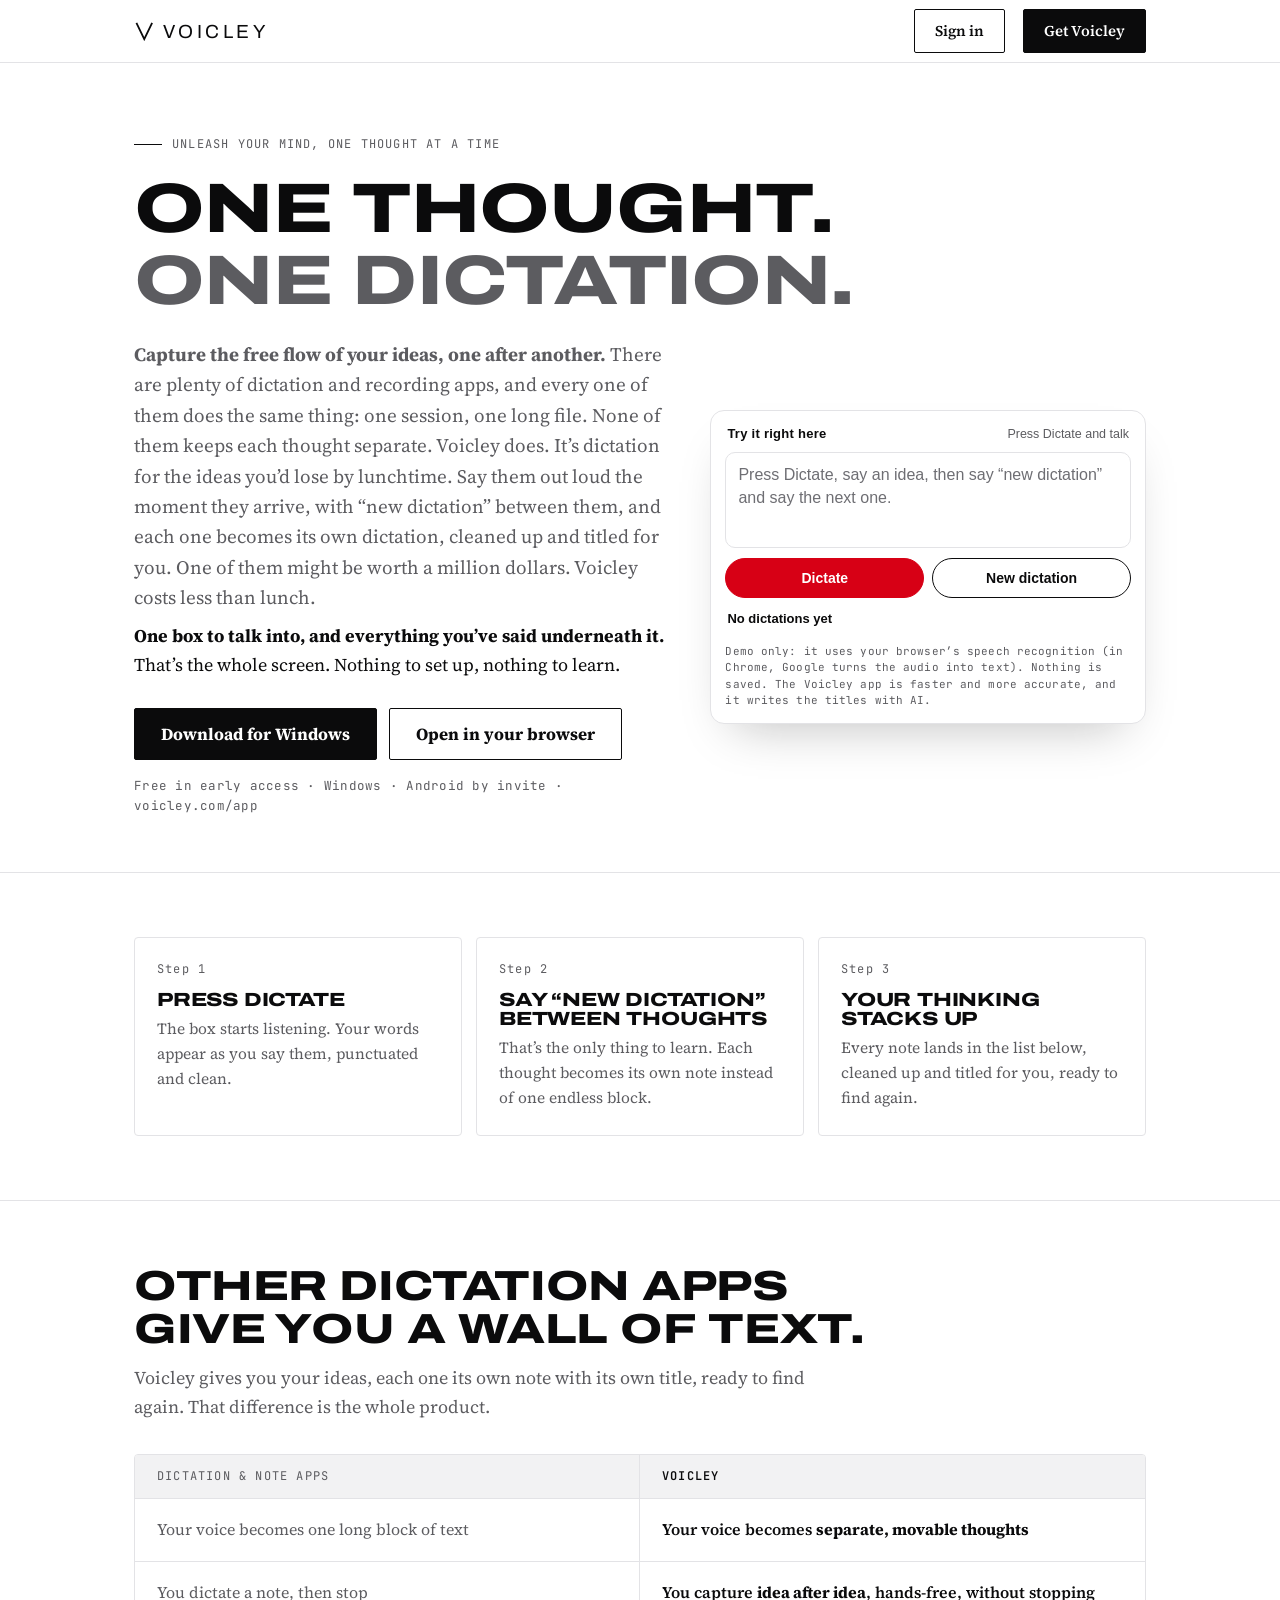
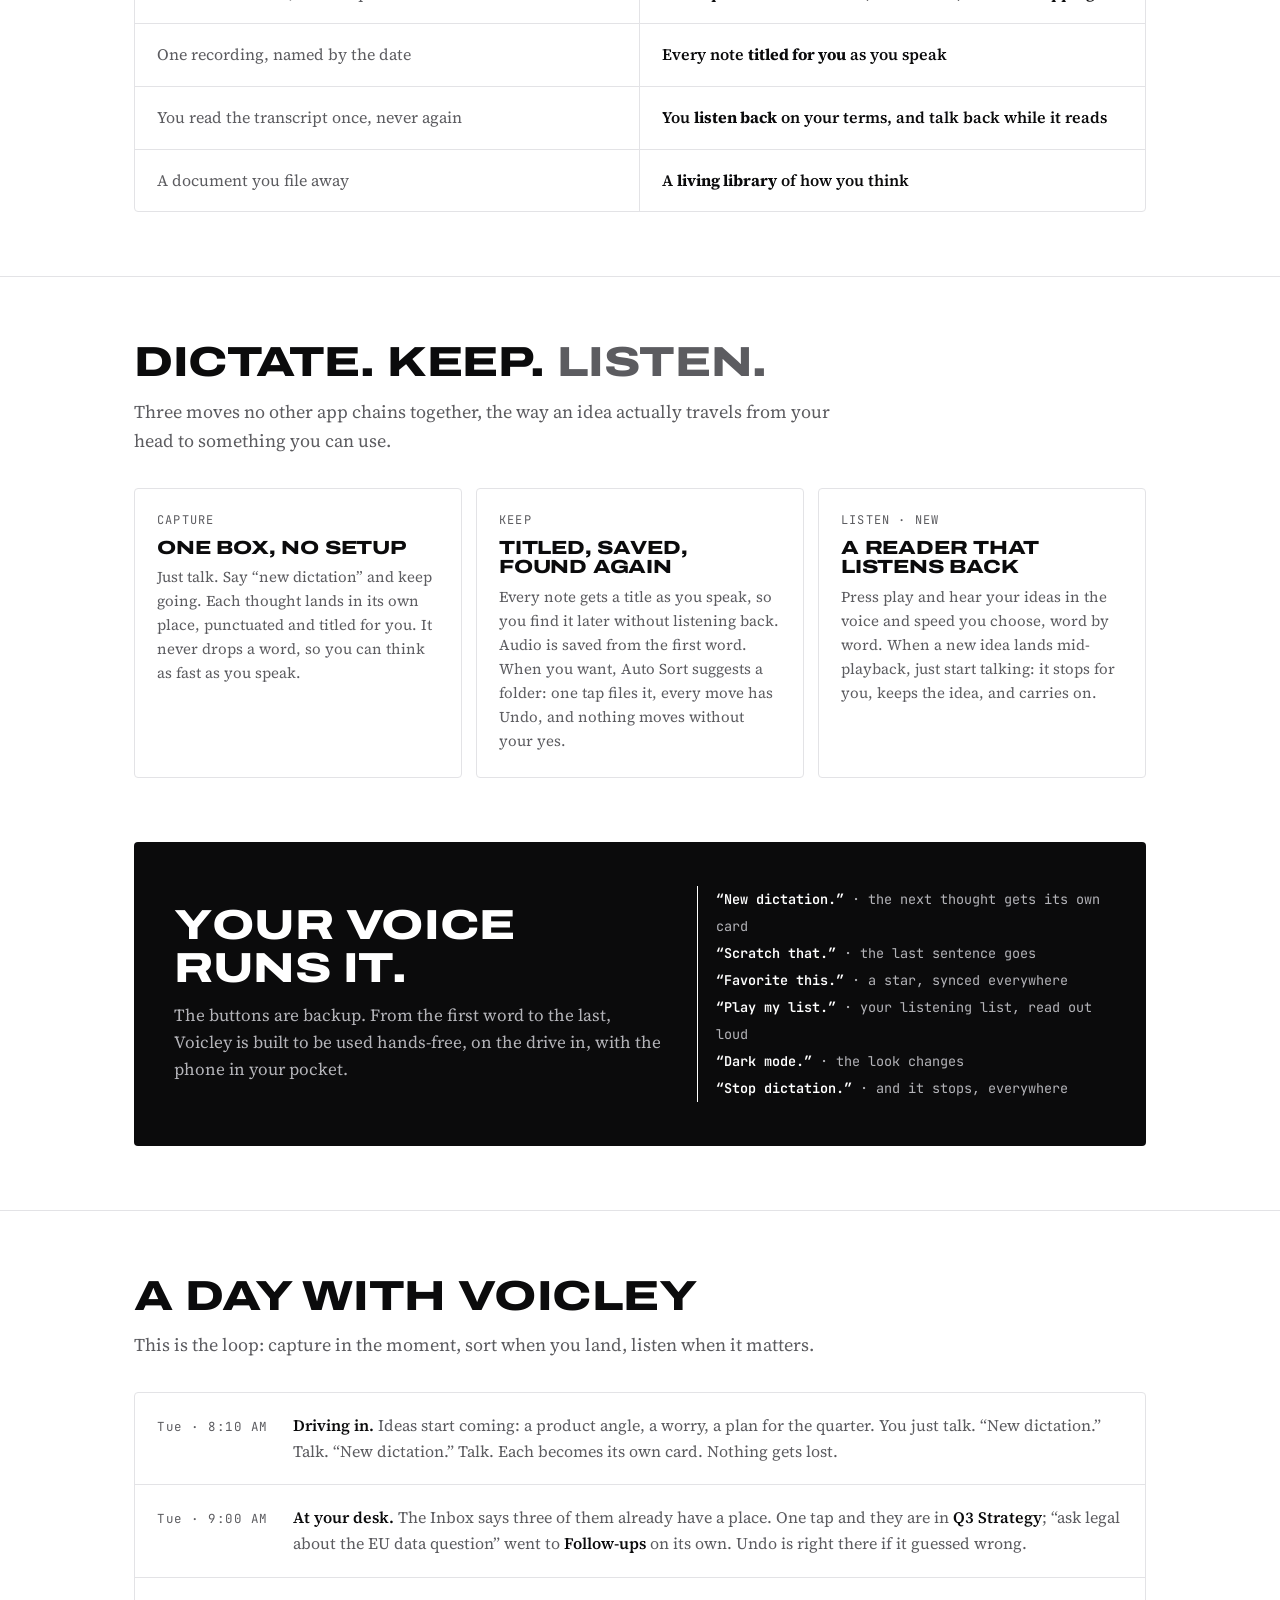
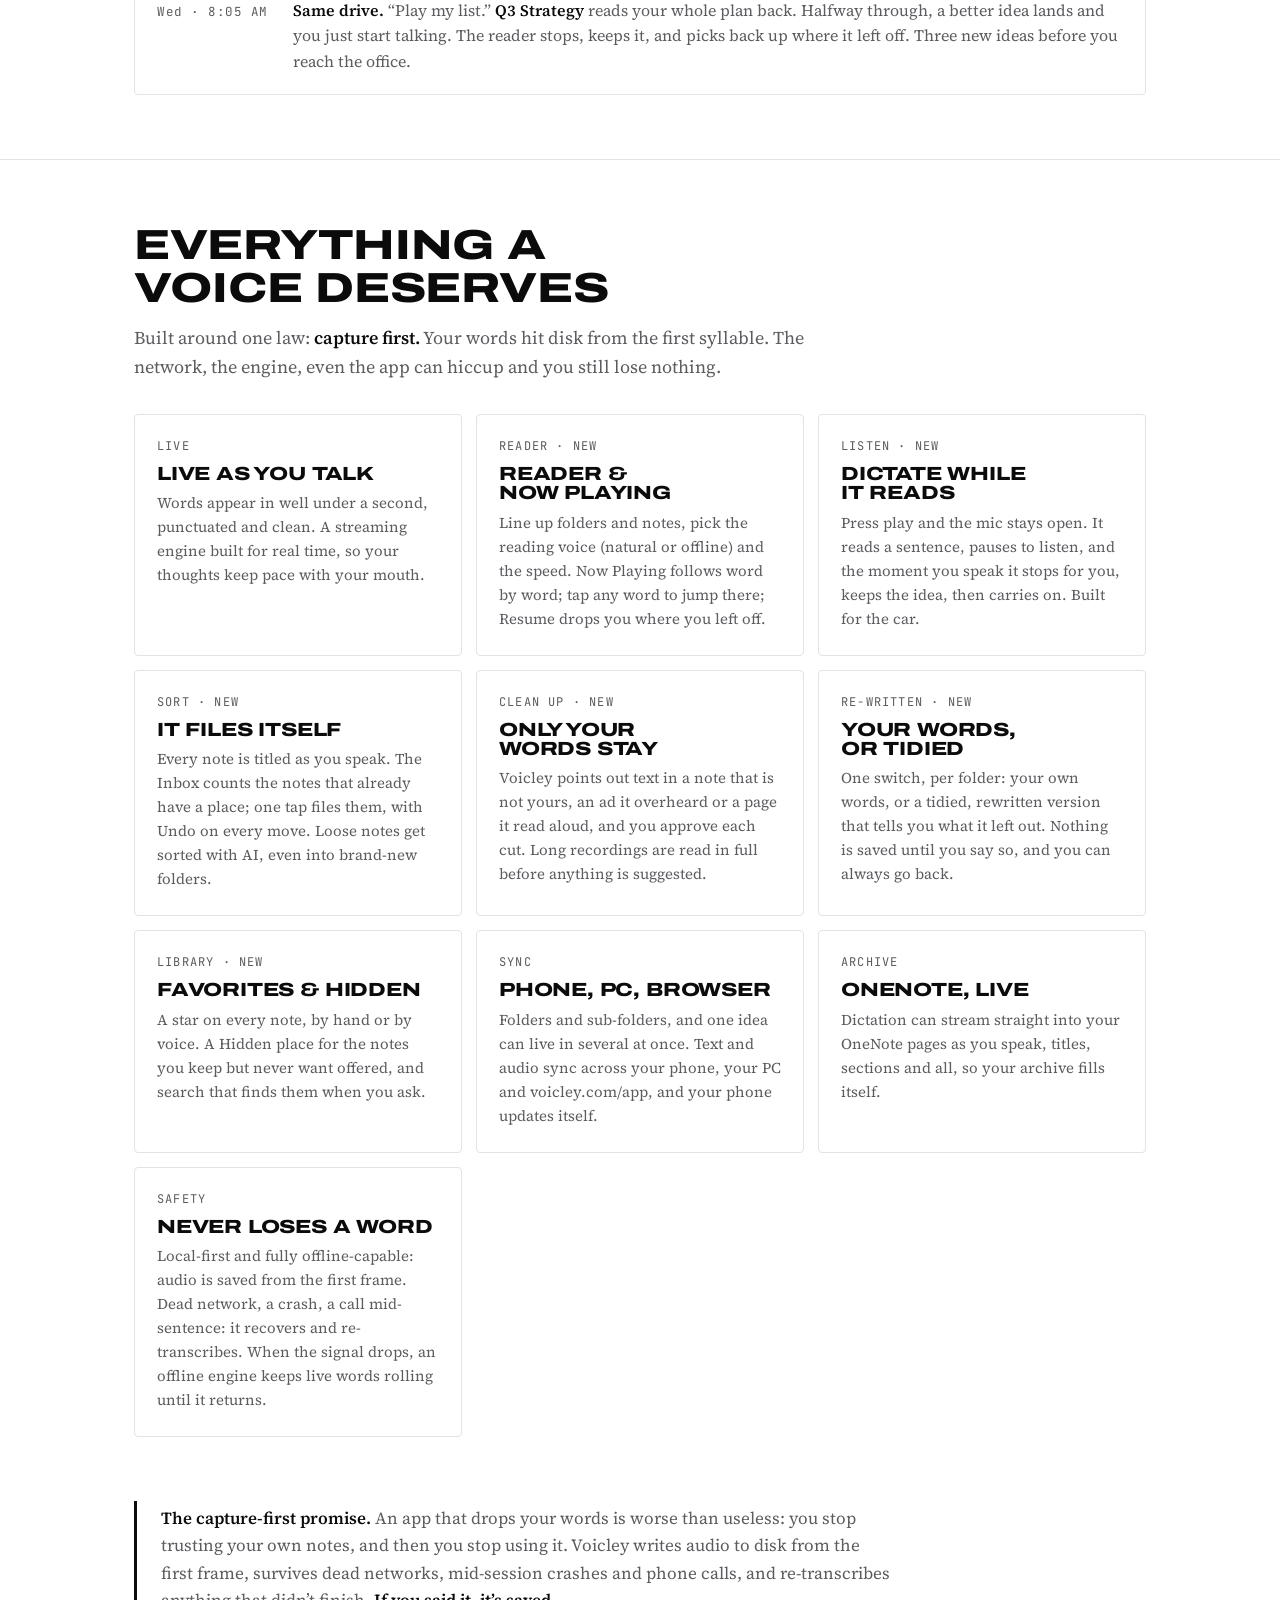
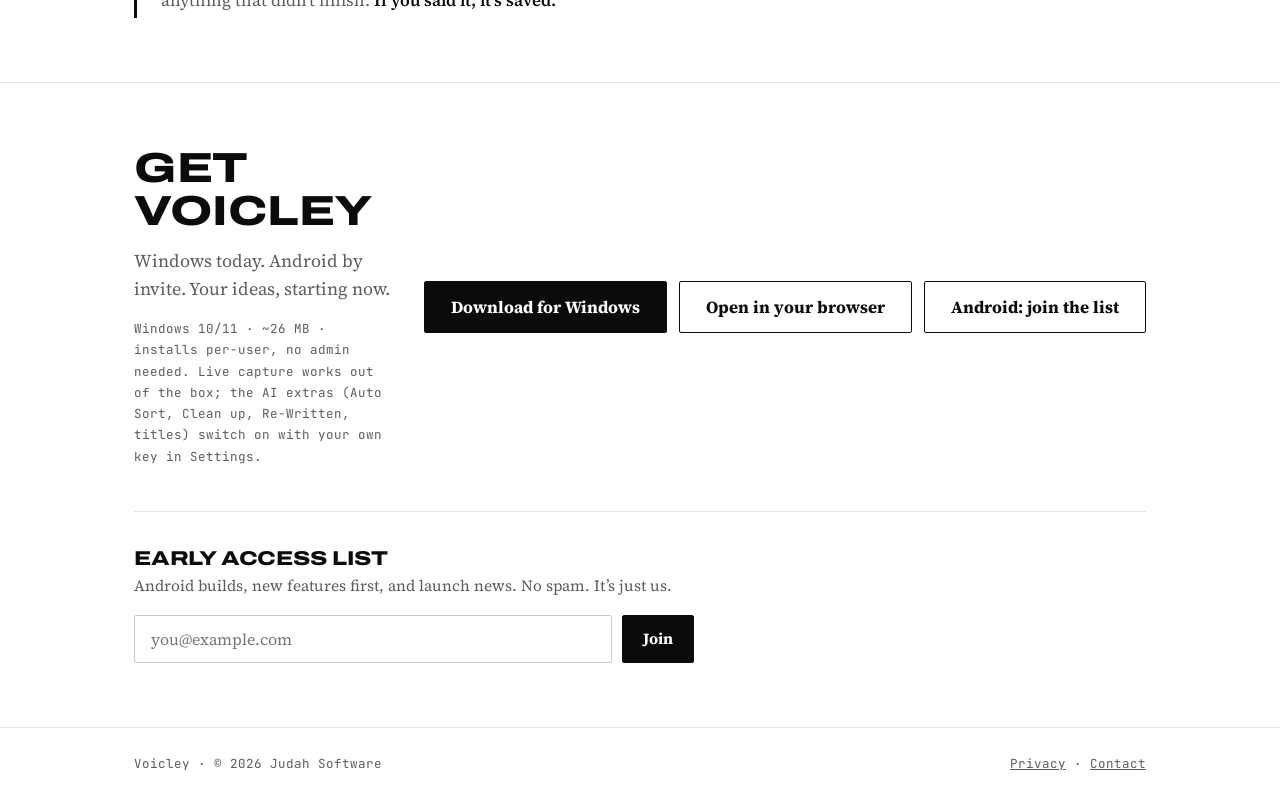
<file: index.html>
<!DOCTYPE html>
<html lang="en">
<head>
<meta charset="utf-8">
<meta name="viewport" content="width=device-width, initial-scale=1">
<title>Voicley — One thought. One dictation.</title>
<meta name="description" content="Unleash your mind, one thought at a time. Voicley is dictation that keeps every thought separate: say “new dictation” between ideas and each one becomes its own dictation, cleaned up and titled for you.">
<meta property="og:title" content="Voicley — One thought. One dictation.">
<meta property="og:description" content="Unleash your mind, one thought at a time. Recorders give you one long file; Voicley gives every thought its own dictation, cleaned up and titled for you. Try it on the page.">
<link rel="stylesheet" href="demo/voice-demo.css">
<script src="demo/voice-demo.js" defer></script>
<link rel="icon" type="image/png" href="favicon.png">
<link rel="apple-touch-icon" href="apple-touch-icon.png">
<meta name="theme-color" content="#FFFFFF">
<link rel="preconnect" href="https://fonts.googleapis.com">
<link rel="preconnect" href="https://fonts.gstatic.com" crossorigin>
<link rel="stylesheet" href="https://fonts.googleapis.com/css2?family=Archivo:wdth,wght@100,400;125,800&family=Source+Serif+4:ital,opsz,wght@0,8..60,400;0,8..60,600;1,8..60,400&family=JetBrains+Mono:wght@400;600&display=swap">
<style>
  /* Ink (brand option H, chosen 2026-10-24; dictate-app docs/brand-ink.md): white pages,
     ink words and buttons, grey for the quieter words, hairline edges, and the thin V
     beside VOICLEY in Archivo Regular capitals. Teal is kept for listening, red for
     recording; headings keep the app's wide capitals. */
  :root{
    --bg:#FFFFFF; --panel:#FFFFFF; --ink:#0B0B0C; --dim:#5C5C60; --quiet:#6E6E73;
    --line:#E3E3E6; --fill:#F2F2F3; --press:#2B2B2E;
    --listen:#087C74; --rec:#D70015;
    --band:#0B0B0C; --band-ink:#FFFFFF; --band-dim:#B4B4B9;
    --display:"Archivo","Arial Narrow",Arial,sans-serif; --body:"Source Serif 4",Georgia,"Times New Roman",serif; --mono:"JetBrains Mono",Consolas,"Courier New",monospace;
  }
  *{margin:0;padding:0;box-sizing:border-box}
  html{scroll-behavior:smooth}
  body{background:var(--bg);color:var(--ink);font:17px/1.6 var(--body)}
  a{color:var(--ink)}
  h1,h2,h3{font-family:var(--display);font-weight:800;font-stretch:125%;text-transform:uppercase;letter-spacing:-.01em;line-height:1.02;text-wrap:balance}
  .wrap{max-width:1060px;margin:0 auto;padding:0 24px}
  .label{font-family:var(--mono);font-size:12px;letter-spacing:.1em;text-transform:uppercase;color:var(--dim)}
  /* NAV: the V and the name, as the app's menu draws them */
  nav{position:sticky;top:0;background:var(--bg);border-bottom:1px solid var(--line);z-index:10}
  .nav-in{display:flex;align-items:center;justify-content:space-between;height:62px}
  .logo{font-family:var(--display);font-weight:400;font-stretch:100%;text-transform:uppercase;letter-spacing:.18em;font-size:19px;line-height:1;color:var(--ink);text-decoration:none;display:flex;align-items:center;gap:.45em}
  .logo svg{height:1.05em;width:auto;display:block;flex:none}
  .nav-links{display:flex;gap:18px;align-items:center}
  .nav-links a{text-decoration:none;font-weight:600;font-size:15px}
  .btn{display:inline-flex;align-items:center;gap:8px;background:var(--ink);color:#fff;font-family:var(--body);font-weight:700;font-size:15.5px;padding:12px 20px;border:1.5px solid var(--ink);border-radius:2px;text-decoration:none;cursor:pointer;line-height:1.2}
  .btn:hover{background:var(--press);border-color:var(--press);color:#fff}
  .btn.ghost{background:transparent;color:var(--ink)}
  .btn.ghost:hover{background:var(--ink);color:#fff;border-color:var(--ink)}
  .btn.big{padding:15px 26px;font-size:17px}
  /* HERO */
  header{padding:72px 0 56px}
  .hero{display:grid;grid-template-columns:1.1fr .9fr;gap:44px;align-items:center}
  .eyebrow{display:flex;align-items:center;gap:10px;margin-bottom:20px}
  .eyebrow:before{content:"";width:28px;height:1.5px;background:var(--ink);flex:none}
  h1{font-size:clamp(40px,6.4vw,70px)}
  h1 em,h2 em{font-style:normal;color:var(--dim)}
  .sub{font-size:19px;color:var(--dim);margin:22px 0 10px;max-width:34em}
  .sub.simple{color:var(--ink);font-size:18px;margin:0 0 28px}
  .cta-row{display:flex;gap:12px;flex-wrap:wrap}
  .fine{font-family:var(--mono);font-size:12.5px;color:var(--dim);margin-top:16px;letter-spacing:.02em}
  /* THE APP, drawn as it is on a phone: a white page, ink accents, the red dictate box,
     and teal on the note being read. */
  .mock{background:#fff;color:var(--ink);border:1px solid var(--line);border-radius:14px;padding:12px;box-shadow:0 24px 48px -24px rgba(11,11,12,.28);font-family:-apple-system,"Segoe UI",Roboto,Helvetica,Arial,sans-serif;font-size:14px;line-height:1.45}
  .mhead{display:flex;justify-content:space-between;align-items:center;font-size:13px;color:var(--dim);padding:2px 4px 10px}
  .mhead b{color:var(--ink);font-weight:600}
  .box{background:#fff;border:2px solid var(--rec);border-radius:12px;padding:12px 14px;box-shadow:0 0 0 3px rgba(215,0,21,.12)}
  .cursor{display:inline-block;width:2px;height:15px;background:var(--rec);vertical-align:-3px;animation:blink 1s steps(1) infinite}
  @keyframes blink{50%{opacity:0}}
  @media (prefers-reduced-motion:reduce){.cursor{animation:none}}
  .mrow{display:flex;gap:10px;margin-top:10px}
  .pill{flex:1;text-align:center;background:#fff;border:1px solid var(--line);border-radius:999px;padding:7px 0;font-size:13px;color:var(--dim)}
  .pill.on{background:var(--rec);color:#fff;border-color:var(--rec);font-weight:600}
  .count{font-size:13px;color:var(--ink);padding:12px 4px 6px;font-weight:600}
  .item{background:#fff;border:1px solid var(--line);border-radius:12px;margin-top:8px;overflow:hidden}
  .item .bar{background:var(--fill);padding:6px 12px;font-size:12.5px;font-weight:600;display:flex;justify-content:space-between;gap:8px;color:var(--ink)}
  .item .bar span{color:var(--dim);font-weight:400;white-space:nowrap}
  .item .body{padding:8px 12px 10px;font-size:13.5px;color:#3A3A3E}
  .item .foot{padding:0 12px 9px;font-size:12px;color:var(--dim)}
  .item.playing .bar{background:#E2F1EF}
  .item.playing .bar span{color:var(--listen);font-weight:600}
  /* SECTIONS */
  section{padding:64px 0;border-top:1px solid var(--line)}
  section.plain{border-top:0;padding-top:0}
  h2{font-size:clamp(28px,3.8vw,42px);max-width:20em}
  .lead{color:var(--dim);font-size:18px;max-width:40em;margin-top:14px}
  .lead b{color:var(--ink);font-weight:600}
  /* THREE STEPS: a real sequence, so the numbers are information */
  .steps{display:grid;grid-template-columns:repeat(3,1fr);gap:14px;margin-top:32px}
  .step{background:var(--panel);border:1px solid var(--line);border-radius:4px;padding:22px 22px 24px}
  .step .n{font-family:var(--mono);font-size:12px;letter-spacing:.1em;color:var(--dim);margin-bottom:10px}
  .step h3{font-size:19px;margin-bottom:8px}
  .step p{color:var(--dim);font-size:15.5px}
  /* CONTRAST */
  .contrast{margin-top:32px;border:1px solid var(--line);border-radius:4px;background:var(--panel);overflow:hidden}
  .crow{display:grid;grid-template-columns:1fr 1fr}
  .crow+.crow{border-top:1px solid var(--line)}
  .crow>div{padding:18px 22px;font-size:16px}
  .crow .them{color:var(--dim);border-right:1px solid var(--line)}
  .crow .us{font-weight:600}
  .crow .us b{color:var(--ink);font-weight:700}
  .crow.hd>div{font-family:var(--mono);font-size:12px;letter-spacing:.1em;text-transform:uppercase;padding:12px 22px;background:var(--fill)}
  .crow.hd .us{color:var(--ink)}
  /* CARDS */
  .cards{display:grid;grid-template-columns:repeat(3,1fr);gap:14px;margin-top:32px}
  .card{background:var(--panel);border:1px solid var(--line);border-radius:4px;padding:22px 22px 24px;display:grid;gap:8px;align-content:start}
  .card h3{font-size:19px}
  .card p{color:var(--dim);font-size:15px}
  .cards.two{grid-template-columns:repeat(2,1fr)}
  /* BAND */
  .band{background:var(--band);color:var(--band-ink);border-radius:4px;padding:44px 40px;display:grid;grid-template-columns:1.2fr 1fr;gap:32px;align-items:center}
  .band h2{color:var(--band-ink)}
  .band p{color:var(--band-dim);font-size:17px;margin-top:12px}
  .say{font-family:var(--mono);font-size:13.5px;line-height:2;color:var(--band-dim);border-left:1.5px solid var(--band-ink);padding-left:18px}
  .say b{color:var(--band-ink);font-weight:600}
  /* STORY */
  .story{margin-top:32px;border:1px solid var(--line);border-radius:4px;background:var(--panel)}
  .sline{display:grid;grid-template-columns:120px 1fr;gap:16px;padding:20px 22px}
  .sline+.sline{border-top:1px solid var(--line)}
  .sline .when{font-family:var(--mono);font-size:12.5px;letter-spacing:.04em;color:var(--dim);padding-top:4px}
  .sline .what{color:var(--dim);font-size:16px}
  .sline .what b{color:var(--ink);font-weight:600}
  /* PROMISE */
  .promise{border-left:3px solid var(--ink);padding:4px 0 4px 24px;max-width:760px}
  .promise p{color:var(--dim);font-size:17px}
  .promise b{color:var(--ink);font-weight:600}
  /* DOWNLOAD + SIGNUP */
  .dl{display:grid;grid-template-columns:1fr auto;gap:28px;align-items:center}
  .dl small{display:block;font-family:var(--mono);font-size:12.5px;color:var(--dim);margin-top:14px;max-width:46em;line-height:1.7}
  .signup-wrap{margin-top:44px;padding-top:36px;border-top:1px solid var(--line)}
  .signup-wrap h3{font-size:20px;margin-bottom:6px}
  .signup-wrap p{color:var(--dim);font-size:15.5px}
  .signup{max-width:560px;margin-top:16px;display:flex;gap:10px;flex-wrap:wrap}
  .signup input{flex:1;min-width:240px;background:var(--panel);border:1px solid #C9C9CE;border-radius:2px;color:var(--ink);padding:12px 16px;font:16px var(--body);outline:none}
  .signup input:focus{border-color:var(--ink);box-shadow:0 0 0 1px var(--ink)}
  .ok-note{color:var(--ink);font-size:15px;margin-top:12px;display:none}
  footer{border-top:1px solid var(--line);padding:26px 0;font-family:var(--mono);font-size:12.5px;color:var(--dim)}
  footer .wrap{display:flex;justify-content:space-between;flex-wrap:wrap;gap:10px}
  footer a{color:var(--dim)}
  @media(max-width:820px){
    .hero,.steps,.cards,.cards.two,.band,.dl{grid-template-columns:1fr}
    header{padding:48px 0 40px}
    .sline{grid-template-columns:1fr;gap:4px}
    .crow>div{padding:14px 16px;font-size:15px}
    section{padding:52px 0}
  }
  @media(max-width:480px){
    .band{padding:36px 24px}
    .nav-links .ghost{display:none}
    .crow{grid-template-columns:1fr}
    .crow .them{border-right:0;border-bottom:1px solid var(--line);background:var(--fill)}
    .crow.hd .them{display:none}
  }
</style>
</head>
<body>

<nav><div class="wrap nav-in">
  <a class="logo" href="#" aria-label="Voicley"><svg viewBox="26 28 68 66" aria-hidden="true"><path d="M34 34 60 88 86 34" fill="none" stroke="currentColor" stroke-width="6" stroke-linecap="butt" stroke-linejoin="miter" stroke-miterlimit="10"/></svg><span>Voicley</span></a>
  <span class="nav-links">
    <a class="btn ghost" href="app/">Sign in</a>
    <a class="btn" href="#download">Get Voicley</a>
  </span>
</div></nav>

<header>
<div class="wrap vfullhead">
  <div class="eyebrow label">Unleash your mind, one thought at a time</div>
  <h1>One thought. <em>One dictation.</em></h1>
</div>
<div class="wrap hero">
  <div>
    <p class="sub"><b>Capture the free flow of your ideas, one after another.</b> There are plenty of dictation and recording apps, and every one of them does the same thing: one session, one long file. None of them keeps each thought separate. Voicley does. It’s dictation for the ideas you’d lose by lunchtime. Say them out loud the moment they arrive, with “new dictation” between them, and each one becomes its own dictation, cleaned up and titled for you. One of them might be worth a million dollars. Voicley costs less than lunch.</p>
    <p class="sub simple"><b>One box to talk into, and everything you’ve said underneath it.</b> That’s the whole screen. Nothing to set up, nothing to learn.</p>
    <div class="cta-row">
      <a class="btn big" href="#download">Download for Windows</a>
      <a class="btn big ghost" href="app/">Open in your browser</a>
    </div>
    <p class="fine">Free in early access · Windows · Android by invite · voicley.com/app</p>
  </div>
  <div id="vdemo" aria-label="Try Voicley: a live dictation demo"></div>
</div></header>

<section id="simple"><div class="wrap">
  <div class="steps" style="margin-top:0">
    <div class="step"><div class="n">Step 1</div><h3>Press Dictate</h3><p>The box starts listening. Your words appear as you say them, punctuated and clean.</p></div>
    <div class="step"><div class="n">Step 2</div><h3>Say “new dictation” between thoughts</h3><p>That’s the only thing to learn. Each thought becomes its own note instead of one endless block.</p></div>
    <div class="step"><div class="n">Step 3</div><h3>Your thinking stacks up</h3><p>Every note lands in the list below, cleaned up and titled for you, ready to find again.</p></div>
  </div>
</div></section>

<section id="why"><div class="wrap">
  <h2>Other dictation apps give you a wall of text.</h2>
  <p class="lead">Voicley gives you your ideas, each one its own note with its own title, ready to find again. That difference is the whole product.</p>
  <div class="contrast">
    <div class="crow hd"><div class="them">Dictation &amp; note apps</div><div class="us">Voicley</div></div>
    <div class="crow"><div class="them">Your voice becomes one long block of text</div><div class="us">Your voice becomes <b>separate, movable thoughts</b></div></div>
    <div class="crow"><div class="them">You dictate a note, then stop</div><div class="us">You capture <b>idea after idea</b>, hands-free, without stopping</div></div>
    <div class="crow"><div class="them">One recording, named by the date</div><div class="us">Every note <b>titled for you</b> as you speak</div></div>
    <div class="crow"><div class="them">You read the transcript once, never again</div><div class="us">You <b>listen back</b> on your terms, and talk back while it reads</div></div>
    <div class="crow"><div class="them">A document you file away</div><div class="us">A <b>living library</b> of how you think</div></div>
  </div>
</div></section>

<section id="verbs"><div class="wrap">
  <h2>Dictate. Keep. <em>Listen.</em></h2>
  <p class="lead">Three moves no other app chains together, the way an idea actually travels from your head to something you can use.</p>
  <div class="cards">
    <div class="card"><span class="label">Capture</span><h3>One box, no setup</h3><p>Just talk. Say “new dictation” and keep going. Each thought lands in its own place, punctuated and titled for you. It never drops a word, so you can think as fast as you speak.</p></div>
    <div class="card"><span class="label">Keep</span><h3>Titled, saved, found again</h3><p>Every note gets a title as you speak, so you find it later without listening back. Audio is saved from the first word. When you want, Auto Sort suggests a folder: one tap files it, every move has Undo, and nothing moves without your yes.</p></div>
    <div class="card"><span class="label">Listen · new</span><h3>A reader that listens back</h3><p>Press play and hear your ideas in the voice and speed you choose, word by word. When a new idea lands mid-playback, just start talking: it stops for you, keeps the idea, and carries on.</p></div>
  </div>
</div></section>

<section class="plain"><div class="wrap">
  <div class="band">
    <div>
      <h2>Your voice runs it.</h2>
      <p>The buttons are backup. From the first word to the last, Voicley is built to be used hands-free, on the drive in, with the phone in your pocket.</p>
    </div>
    <div class="say">
      <b>“New dictation.”</b> · the next thought gets its own card<br>
      <b>“Scratch that.”</b> · the last sentence goes<br>
      <b>“Favorite this.”</b> · a star, synced everywhere<br>
      <b>“Play my list.”</b> · your listening list, read out loud<br>
      <b>“Dark mode.”</b> · the look changes<br>
      <b>“Stop dictation.”</b> · and it stops, everywhere
    </div>
  </div>
</div></section>

<section id="day"><div class="wrap">
  <h2>A day with Voicley</h2>
  <p class="lead">This is the loop: capture in the moment, sort when you land, listen when it matters.</p>
  <div class="story">
    <div class="sline"><div class="when">Tue · 8:10 AM</div><div class="what"><b>Driving in.</b> Ideas start coming: a product angle, a worry, a plan for the quarter. You just talk. “New dictation.” Talk. “New dictation.” Talk. Each becomes its own card. Nothing gets lost.</div></div>
    <div class="sline"><div class="when">Tue · 9:00 AM</div><div class="what"><b>At your desk.</b> The Inbox says three of them already have a place. One tap and they are in <b>Q3 Strategy</b>; “ask legal about the EU data question” went to <b>Follow-ups</b> on its own. Undo is right there if it guessed wrong.</div></div>
    <div class="sline"><div class="when">Wed · 8:05 AM</div><div class="what"><b>Same drive.</b> “Play my list.” <b>Q3 Strategy</b> reads your whole plan back. Halfway through, a better idea lands and you just start talking. The reader stops, keeps it, and picks back up where it left off. Three new ideas before you reach the office.</div></div>
  </div>
</div></section>

<section id="features"><div class="wrap">
  <h2>Everything a voice deserves</h2>
  <p class="lead">Built around one law: <b>capture first.</b> Your words hit disk from the first syllable. The network, the engine, even the app can hiccup and you still lose nothing.</p>
  <div class="cards">
    <div class="card"><span class="label">Live</span><h3>Live as you talk</h3><p>Words appear in well under a second, punctuated and clean. A streaming engine built for real time, so your thoughts keep pace with your mouth.</p></div>
    <div class="card"><span class="label">Reader · new</span><h3>Reader &amp; Now Playing</h3><p>Line up folders and notes, pick the reading voice (natural or offline) and the speed. Now Playing follows word by word; tap any word to jump there; Resume drops you where you left off.</p></div>
    <div class="card"><span class="label">Listen · new</span><h3>Dictate while it reads</h3><p>Press play and the mic stays open. It reads a sentence, pauses to listen, and the moment you speak it stops for you, keeps the idea, then carries on. Built for the car.</p></div>
    <div class="card"><span class="label">Sort · new</span><h3>It files itself</h3><p>Every note is titled as you speak. The Inbox counts the notes that already have a place; one tap files them, with Undo on every move. Loose notes get sorted with AI, even into brand-new folders.</p></div>
    <div class="card"><span class="label">Clean up · new</span><h3>Only your words stay</h3><p>Voicley points out text in a note that is not yours, an ad it overheard or a page it read aloud, and you approve each cut. Long recordings are read in full before anything is suggested.</p></div>
    <div class="card"><span class="label">Re-Written · new</span><h3>Your words, or tidied</h3><p>One switch, per folder: your own words, or a tidied, rewritten version that tells you what it left out. Nothing is saved until you say so, and you can always go back.</p></div>
    <div class="card"><span class="label">Library · new</span><h3>Favorites &amp; Hidden</h3><p>A star on every note, by hand or by voice. A Hidden place for the notes you keep but never want offered, and search that finds them when you ask.</p></div>
    <div class="card"><span class="label">Sync</span><h3>Phone, PC, browser</h3><p>Folders and sub-folders, and one idea can live in several at once. Text and audio sync across your phone, your PC and voicley.com/app, and your phone updates itself.</p></div>
    <div class="card"><span class="label">Archive</span><h3>OneNote, live</h3><p>Dictation can stream straight into your OneNote pages as you speak, titles, sections and all, so your archive fills itself.</p></div>
    <div class="card"><span class="label">Safety</span><h3>Never loses a word</h3><p>Local-first and fully offline-capable: audio is saved from the first frame. Dead network, a crash, a call mid-sentence: it recovers and re-transcribes. When the signal drops, an offline engine keeps live words rolling until it returns.</p></div>
  </div>
</div></section>

<section class="plain"><div class="wrap">
  <div class="promise">
    <p><b>The capture-first promise.</b> An app that drops your words is worse than useless: you stop trusting your own notes, and then you stop using it. Voicley writes audio to disk from the first frame, survives dead networks, mid-session crashes and phone calls, and re-transcribes anything that didn’t finish. <b>If you said it, it’s saved.</b></p>
  </div>
</div></section>

<section id="download"><div class="wrap">
  <div class="dl">
    <div>
      <h2>Get Voicley</h2>
      <p class="lead">Windows today. Android by invite. Your ideas, starting now.</p>
      <small>Windows 10/11 · ~26 MB · installs per-user, no admin needed. Live capture works out of the box; the AI extras (Auto Sort, Clean up, Re-Written, titles) switch on with your own key in Settings.</small>
    </div>
    <div class="cta-row">
      <a class="btn big" href="VoicleySetup.exe" download>Download for Windows</a>
      <a class="btn big ghost" href="app/">Open in your browser</a>
      <a class="btn big ghost" href="#signup">Android: join the list</a>
    </div>
  </div>

  <div id="signup" class="signup-wrap">
    <h3>Early access list</h3>
    <p>Android builds, new features first, and launch news. No spam. It’s just us.</p>
    <form class="signup" onsubmit="return joinList(event)">
      <input id="em" type="email" required placeholder="you@example.com" aria-label="Email address">
      <button class="btn" type="submit" id="joinbtn">Join</button>
    </form>
    <p class="ok-note" id="oknote">You’re on the list. Welcome aboard.</p>
  </div>
</div></section>

<footer><div class="wrap">
  <span>Voicley · © 2026 Judah Software</span>
  <span><a href="privacy.html">Privacy</a> · <a href="mailto:hifromroger@gmail.com">Contact</a></span>
</div></footer>

<script>
// Signups land in the Voicley Supabase project (site_signups, insert-only
// for anonymous visitors — see supabase-signups.sql). The publishable key is
// public by design. If the table/endpoint is unreachable, fall back to a
// prefilled email so a signup is never lost.
var SB_URL = 'https://bhjakjyoezusqzzzanvu.supabase.co';
var SB_KEY = 'sb_publishable_d6o4aJWS72oO9iw9Lz-mvQ_EwE8HZlA';
function mailFallback(em){
  var body = encodeURIComponent('Please add me to the Voicley early-access list.\n\nEmail: ' + em + '\nInterested in: Android / Windows\n');
  window.location.href = 'mailto:hifromroger@gmail.com?subject=' + encodeURIComponent('Voicley early access') + '&body=' + body;
  var n = document.getElementById('oknote');
  n.textContent = 'Almost there: your email app just opened with the signup message. Hit send.';
  n.style.display = 'block';
}
function joinList(e){
  e.preventDefault();
  var em = document.getElementById('em').value.trim();
  if(!em) return false;
  var btn = document.getElementById('joinbtn');
  btn.disabled = true; btn.textContent = 'Joining…';
  fetch(SB_URL + '/rest/v1/site_signups', {
    method: 'POST',
    headers: {
      'apikey': SB_KEY,
      'Authorization': 'Bearer ' + SB_KEY,
      'Content-Type': 'application/json',
      'Prefer': 'return=minimal'
    },
    body: JSON.stringify({email: em, platform: 'site'})
  }).then(function(r){
    if(r.ok){
      document.getElementById('oknote').style.display = 'block';
      document.getElementById('em').value = '';
    } else { mailFallback(em); }
  }).catch(function(){ mailFallback(em); })
    .finally(function(){ btn.disabled = false; btn.textContent = 'Join'; });
  return false;
}
</script>
</body>
</html>
</file>
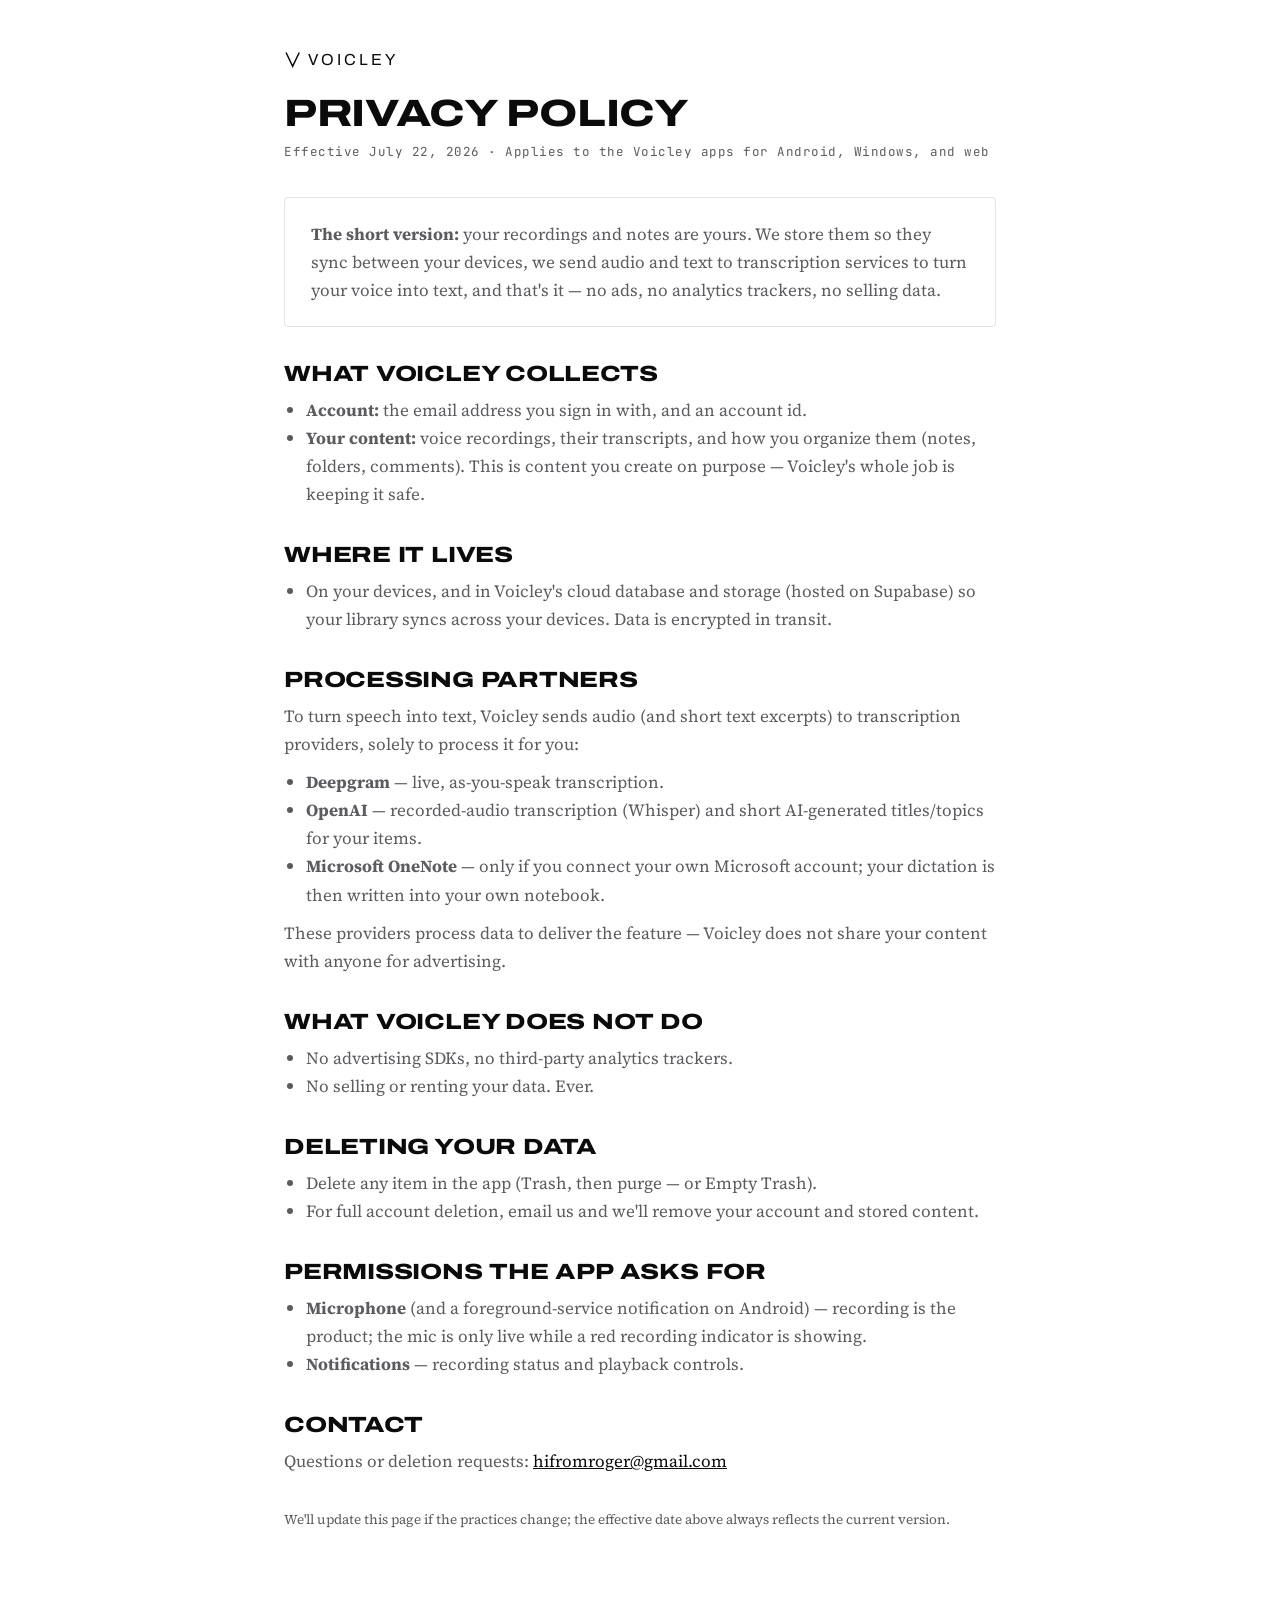
<file: privacy.html>
<!DOCTYPE html>
<html lang="en">
<head>
<meta charset="utf-8">
<meta name="viewport" content="width=device-width, initial-scale=1">
<title>Voicley — Privacy Policy</title>
<meta name="description" content="Voicley privacy policy: what we collect, where it lives, and how to delete it.">
<link rel="icon" type="image/png" href="favicon.png">
<link rel="apple-touch-icon" href="apple-touch-icon.png">
<link rel="stylesheet" href="https://fonts.googleapis.com/css2?family=Archivo:wdth,wght@100,400;125,800&family=Source+Serif+4:ital,opsz,wght@0,8..60,400;0,8..60,600&family=JetBrains+Mono:wght@400;600&display=swap">
<style>
  /* Matches the landing page: Ink (dictate-app docs/brand-ink.md). */
  :root{
    --bg:#FFFFFF; --panel:#FFFFFF; --line:#E3E3E6; --edge:#C9C9CE;
    --text:#0B0B0C; --dim:#5C5C60;
    --display:"Archivo","Arial Narrow",Arial,sans-serif; --body:"Source Serif 4",Georgia,serif; --mono:"JetBrains Mono",Consolas,monospace;
  }
  *{margin:0;padding:0;box-sizing:border-box}
  body{background:var(--bg);color:var(--text);font:17px/1.65 var(--body)}
  a{color:var(--text)}
  .wrap{max-width:760px;margin:0 auto;padding:48px 24px 80px}
  h1,h2{font-family:var(--display);font-weight:800;font-stretch:125%;text-transform:uppercase;letter-spacing:-.01em;line-height:1.05}
  h1{font-size:38px;margin-bottom:8px}
  .date{font-family:var(--mono);font-size:12.5px;letter-spacing:.04em;color:var(--dim);margin-bottom:34px}
  h2{font-size:22px;margin:36px 0 10px}
  p,li{color:var(--dim)}
  ul{padding-left:22px;margin:10px 0}
  .card{background:var(--panel);border:1px solid var(--line);border-radius:4px;padding:22px 26px;margin-top:10px}
  .home{display:inline-flex;align-items:center;gap:.45em;margin-bottom:26px;font-family:var(--display);font-weight:400;font-stretch:100%;text-transform:uppercase;letter-spacing:.18em;font-size:16px;line-height:1;color:var(--text);text-decoration:none}
  .home svg{height:1.05em;width:auto;display:block}
</style>
</head>
<body>
<div class="wrap">
  <a class="home" href="/" aria-label="Voicley home"><svg viewBox="26 28 68 66" aria-hidden="true"><path d="M34 34 60 88 86 34" fill="none" stroke="currentColor" stroke-width="6" stroke-linecap="butt" stroke-linejoin="miter" stroke-miterlimit="10"/></svg><span>Voicley</span></a>
  <h1>Privacy Policy</h1>
  <div class="date">Effective July 22, 2026 · Applies to the Voicley apps for Android, Windows, and web</div>

  <div class="card">
    <p><b>The short version:</b> your recordings and notes are yours. We store
    them so they sync between your devices, we send audio and text to
    transcription services to turn your voice into text, and that's it — no
    ads, no analytics trackers, no selling data.</p>
  </div>

  <h2>What Voicley collects</h2>
  <ul>
    <li><b>Account:</b> the email address you sign in with, and an account id.</li>
    <li><b>Your content:</b> voice recordings, their transcripts, and how you
    organize them (notes, folders, comments). This is content you
    create on purpose — Voicley's whole job is keeping it safe.</li>
  </ul>

  <h2>Where it lives</h2>
  <ul>
    <li>On your devices, and in Voicley's cloud database and storage
    (hosted on Supabase) so your library syncs across your devices.
    Data is encrypted in transit.</li>
  </ul>

  <h2>Processing partners</h2>
  <p>To turn speech into text, Voicley sends audio (and short text excerpts)
  to transcription providers, solely to process it for you:</p>
  <ul>
    <li><b>Deepgram</b> — live, as-you-speak transcription.</li>
    <li><b>OpenAI</b> — recorded-audio transcription (Whisper) and short
    AI-generated titles/topics for your items.</li>
    <li><b>Microsoft OneNote</b> — only if you connect your own Microsoft
    account; your dictation is then written into your own notebook.</li>
  </ul>
  <p>These providers process data to deliver the feature — Voicley does not
  share your content with anyone for advertising.</p>

  <h2>What Voicley does NOT do</h2>
  <ul>
    <li>No advertising SDKs, no third-party analytics trackers.</li>
    <li>No selling or renting your data. Ever.</li>
  </ul>

  <h2>Deleting your data</h2>
  <ul>
    <li>Delete any item in the app (Trash, then purge — or Empty Trash).</li>
    <li>For full account deletion, email us and we'll remove your account
    and stored content.</li>
  </ul>

  <h2>Permissions the app asks for</h2>
  <ul>
    <li><b>Microphone</b> (and a foreground-service notification on Android)
    — recording is the product; the mic is only live while a red recording
    indicator is showing.</li>
    <li><b>Notifications</b> — recording status and playback controls.</li>
  </ul>

  <h2>Contact</h2>
  <p>Questions or deletion requests: <a href="mailto:hifromroger@gmail.com">hifromroger@gmail.com</a></p>

  <p style="margin-top:34px;font-size:13.5px">We'll update this page if the
  practices change; the effective date above always reflects the current
  version.</p>
</div>
</body>
</html>
</file>
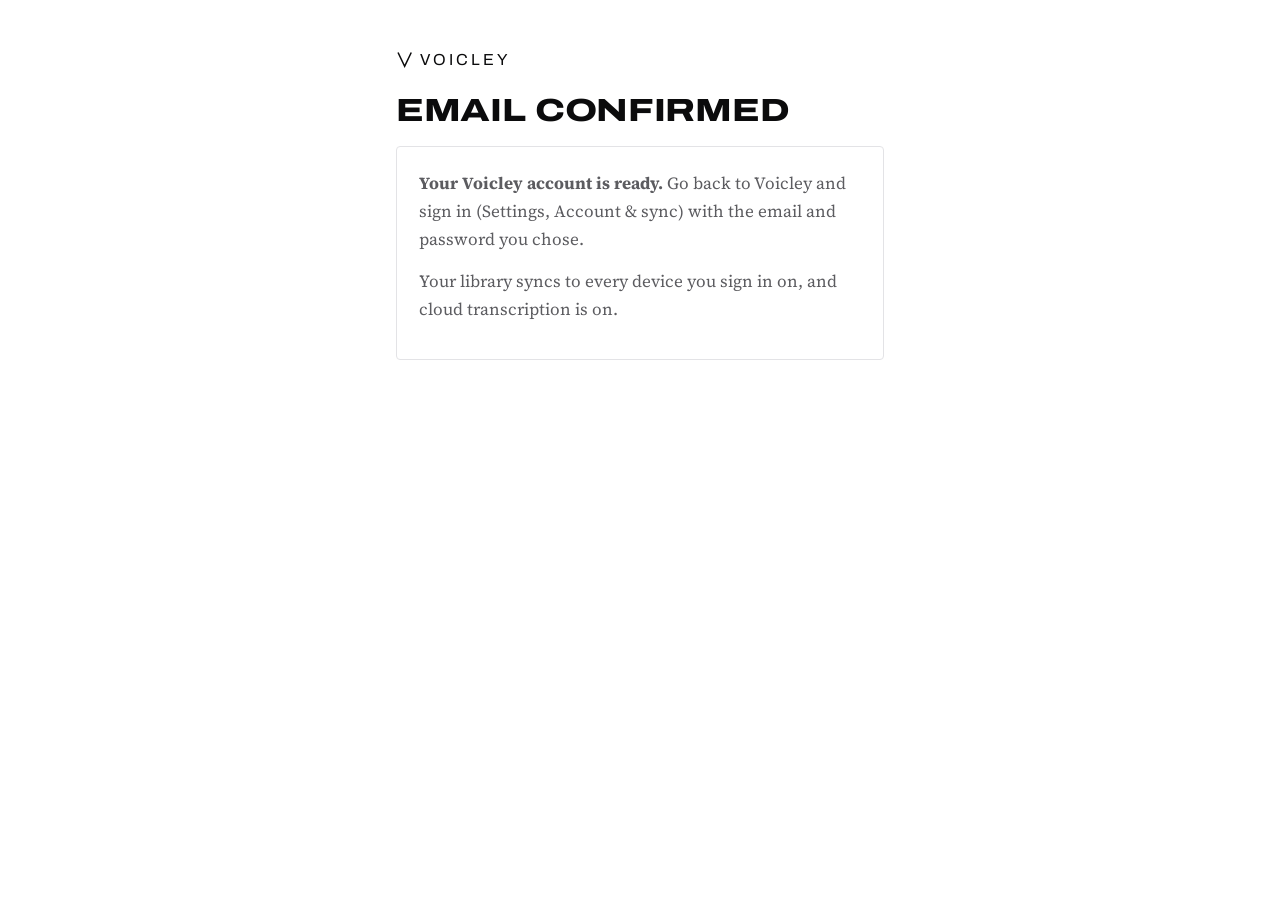
<file: welcome.html>
<!DOCTYPE html>
<html lang="en">
<head>
<meta charset="utf-8">
<meta name="viewport" content="width=device-width, initial-scale=1">
<title>Voicley — Email confirmed</title>
<meta name="description" content="Your Voicley account's email is confirmed.">
<meta name="robots" content="noindex">
<link rel="icon" type="image/png" href="favicon.png">
<link rel="apple-touch-icon" href="apple-touch-icon.png">
<link rel="stylesheet" href="https://fonts.googleapis.com/css2?family=Archivo:wdth,wght@100,400;125,800&family=Source+Serif+4:ital,opsz,wght@0,8..60,400;0,8..60,600&family=JetBrains+Mono:wght@400;600&display=swap">
<style>
  /* Matches the landing page: Ink (dictate-app docs/brand-ink.md). */
  :root{
    --bg:#FFFFFF; --panel:#FFFFFF; --line:#E3E3E6; --edge:#C9C9CE;
    --text:#0B0B0C; --dim:#5C5C60; --red:#D70015;
    --display:"Archivo","Arial Narrow",Arial,sans-serif; --body:"Source Serif 4",Georgia,serif; --mono:"JetBrains Mono",Consolas,monospace;
  }
  *{margin:0;padding:0;box-sizing:border-box}
  body{background:var(--bg);color:var(--text);font:17px/1.65 var(--body)}
  a{color:var(--text)}
  .wrap{max-width:520px;margin:0 auto;padding:48px 16px 80px}
  h1{font-family:var(--display);font-weight:800;font-stretch:125%;text-transform:uppercase;letter-spacing:-.01em;line-height:1.05;font-size:32px;margin-bottom:18px}
  p{color:var(--dim);margin-bottom:14px}
  .card{background:var(--panel);border:1px solid var(--line);border-radius:4px;padding:22px 22px}
  .err{color:var(--red)}
  .home{display:inline-flex;align-items:center;gap:.45em;margin-bottom:26px;font-family:var(--display);font-weight:400;font-stretch:100%;text-transform:uppercase;letter-spacing:.18em;font-size:16px;line-height:1;color:var(--text);text-decoration:none}
  .home svg{height:1.05em;width:auto;display:block}
  [hidden]{display:none!important}
</style>
</head>
<body>
<div class="wrap">
  <a class="home" href="/" aria-label="Voicley home"><svg viewBox="26 28 68 66" aria-hidden="true"><path d="M34 34 60 88 86 34" fill="none" stroke="currentColor" stroke-width="6" stroke-linecap="butt" stroke-linejoin="miter" stroke-miterlimit="10"/></svg><span>Voicley</span></a>
  <h1 id="title">Email confirmed</h1>
  <div class="card" id="ok">
    <p><b>Your Voicley account is ready.</b> Go back to Voicley and sign in (Settings, Account &amp; sync) with the email and password you chose.</p>
    <p>Your library syncs to every device you sign in on, and cloud transcription is on.</p>
  </div>
  <div class="card" id="bad" hidden>
    <p class="err"><b>That link has expired or was already used.</b></p>
    <p>If you already confirmed, just sign in in Voicley. Otherwise create the account again in the app and open the newest email.</p>
  </div>
</div>
<script>
  // Supabase has already confirmed the address before it sends people here;
  // the page only has to say so. A failed link arrives with error= in it.
  const q = location.search + location.hash;
  if (q.includes('error=')) {
    document.getElementById('ok').hidden = true;
    document.getElementById('bad').hidden = false;
    document.getElementById('title').textContent = 'Link not valid';
  }
</script>
</body>
</html>
</file>
<file: demo/voice-demo.css>
/* voicley.com: the live dictation demo. Uses the site's tokens. */
.vdemo{background:#fff;color:var(--ink);border:1px solid var(--line);border-radius:14px;padding:14px;box-shadow:0 24px 48px -24px rgba(11,11,12,.28);font-family:-apple-system,"Segoe UI",Roboto,Helvetica,Arial,sans-serif;font-size:14.5px;line-height:1.45}
.vdemo .vtop{display:flex;justify-content:space-between;align-items:baseline;gap:10px;padding:0 2px 8px}
.vdemo .vtop b{font-weight:700;font-size:13px;letter-spacing:.02em}
.vdemo .vstatus{font-size:12.5px;color:var(--dim);text-align:right}
.vdemo .vstatus.live{color:var(--rec);font-weight:600}
.vdemo .vbox{min-height:96px;border:1.5px solid var(--line);border-radius:10px;padding:10px 12px;font-size:16px;line-height:1.45;color:var(--ink);background:#fff;outline:none;width:100%;resize:none;font-family:inherit;display:block}
.vdemo .vbox.live{border-color:var(--rec);box-shadow:0 0 0 3px rgba(215,0,21,.10)}
.vdemo .vbox .vint{color:var(--quiet)}
.vdemo .vbox .vph{color:var(--quiet)}
.vdemo .vrow{display:flex;gap:8px;margin-top:10px}
.vdemo button{flex:1;font:inherit;font-weight:700;font-size:14px;border-radius:999px;padding:9px 12px;cursor:pointer;border:1.5px solid var(--ink)}
.vdemo .vdict{background:var(--rec);border-color:var(--rec);color:#fff}
.vdemo .vdict.live{background:#fff;color:var(--rec)}
.vdemo .vnew{background:#fff;color:var(--ink)}
.vdemo .vcount{font-size:13px;font-weight:600;padding:12px 2px 4px}
.vdemo .vlist{max-height:270px;overflow:auto}
.vdemo .vcard{border:1px solid var(--line);border-radius:12px;margin-top:8px;overflow:hidden;animation:vin .35s ease}
.vdemo .vcard .vt{background:var(--fill);padding:6px 12px;font-size:12.5px;font-weight:700}
.vdemo .vcard .vb{padding:8px 12px;font-size:13.5px;color:var(--dim)}
.vdemo .vfine{font-family:var(--mono);font-size:11px;color:var(--dim);margin-top:10px;letter-spacing:.01em;line-height:1.5}
@keyframes vin{from{opacity:0;transform:translateY(-6px)}to{opacity:1;transform:none}}
@media (prefers-reduced-motion:reduce){.vdemo .vcard{animation:none}}
/* The headline runs the full width above the paragraph and the box. */
.vfullhead{margin-bottom:12px}
.vfullhead h1{max-width:none}
/* On a phone, the box comes straight after the headline, before the paragraph. */
@media(max-width:820px){header .hero .vdemo{order:-1;margin:16px 0 4px}}
</file>
